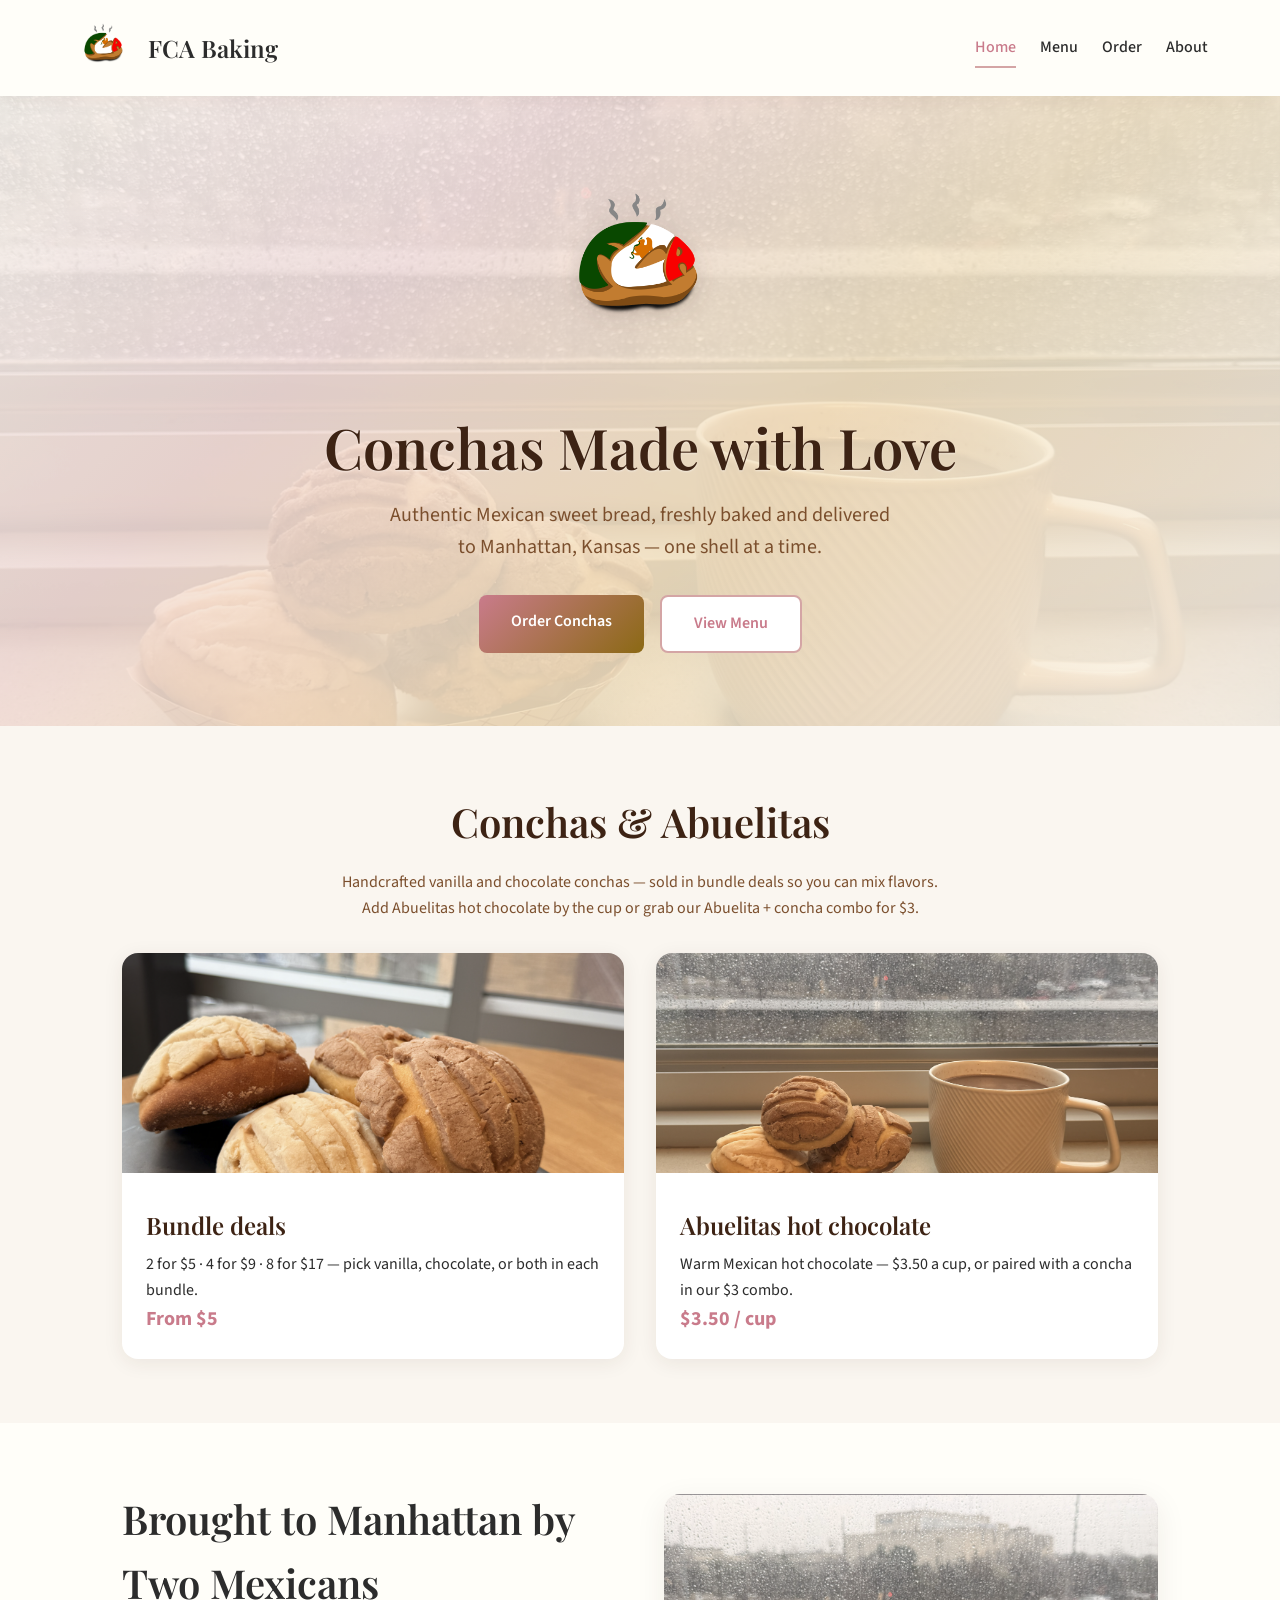
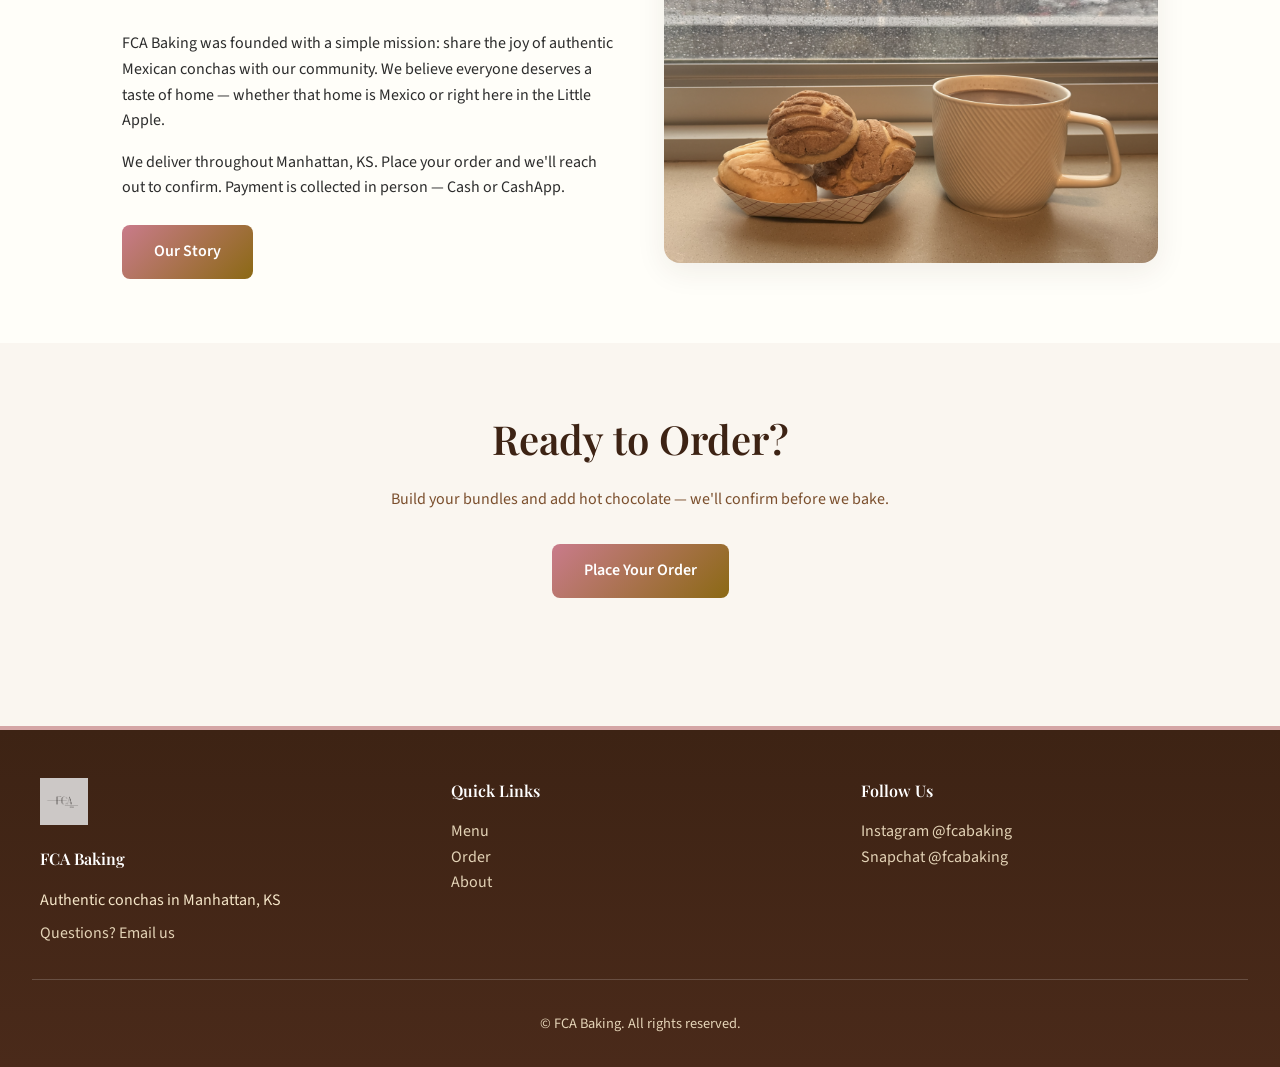
<file: index.html>
<!DOCTYPE html>
<html lang="en">
<head>
  <meta charset="UTF-8">
  <meta name="viewport" content="width=device-width, initial-scale=1.0">
  <meta name="description" content="FCA Baking — conchas, bundle deals, and Abuelitas hot chocolate in Manhattan, KS.">
  <title>FCA Baking | Authentic Conchas in Manhattan, KS</title>
  <link rel="icon" href="images/FCA baking logo.png" type="image/png">
  <link rel="preconnect" href="https://fonts.googleapis.com">
  <link rel="preconnect" href="https://fonts.gstatic.com" crossorigin>
  <link href="https://fonts.googleapis.com/css2?family=Playfair+Display:wght@500;600;700&family=Source+Sans+3:wght@400;500;600;700&display=swap" rel="stylesheet">
  <link rel="stylesheet" href="css/style.css">
</head>
<body>
  <header class="site-header">
    <nav class="nav-container">
      <a href="index.html" class="logo-link">
        <img src="images/FCA baking logo.png" alt="FCA Baking Logo">
        <span class="logo-text">FCA Baking</span>
      </a>
      <ul class="nav-links">
        <li><a href="index.html" class="active">Home</a></li>
        <li><a href="menu.html">Menu</a></li>
        <li><a href="order.html">Order</a></li>
        <li><a href="about.html">About</a></li>
      </ul>
    </nav>
  </header>

  <main>
    <section class="hero">
      <div class="hero-content">
        <img src="images/FCA baking logo.png" alt="FCA Baking Logo" class="hero-logo">
        <h1>Conchas Made with Love</h1>
        <p class="tagline">Authentic Mexican sweet bread, freshly baked and delivered to Manhattan, Kansas — one shell at a time.</p>
        <div class="hero-buttons">
          <a href="order.html" class="btn btn-primary">Order Conchas</a>
          <a href="menu.html" class="btn btn-secondary">View Menu</a>
        </div>
      </div>
    </section>

    <section class="section">
      <div class="container">
        <h2 style="text-align: center; color: var(--color-chocolate);">Conchas &amp; Abuelitas</h2>
        <p style="text-align: center; max-width: 600px; margin: 0 auto 2rem; color: var(--color-cinnamon);">
          Handcrafted vanilla and chocolate conchas — sold in bundle deals so you can mix flavors. Add Abuelitas hot chocolate by the cup or grab our Abuelita + concha combo for $3.
        </p>
        <div class="concha-grid">
          <div class="concha-card">
            <img src="images/Close up Conchas.png" alt="Vanilla and chocolate conchas">
            <div class="concha-card-content">
              <h3>Bundle deals</h3>
              <p>2 for $5 · 4 for $9 · 8 for $17 — pick vanilla, chocolate, or both in each bundle.</p>
              <span class="price">From $5</span>
            </div>
          </div>
          <div class="concha-card">
            <img src="images/Overview Conchas.png" alt="Conchas with coffee">
            <div class="concha-card-content">
              <h3>Abuelitas hot chocolate</h3>
              <p>Warm Mexican hot chocolate — $3.50 a cup, or paired with a concha in our $3 combo.</p>
              <span class="price">$3.50 / cup</span>
            </div>
          </div>
        </div>
      </div>
    </section>

    <section class="section section-alt">
      <div class="container">
        <div class="about-grid">
          <div>
            <h2>Brought to Manhattan by Two Mexicans</h2>
            <p>FCA Baking was founded with a simple mission: share the joy of authentic Mexican conchas with our community. We believe everyone deserves a taste of home — whether that home is Mexico or right here in the Little Apple.</p>
            <p style="margin-top: 1rem;">We deliver throughout Manhattan, KS. Place your order and we'll reach out to confirm. Payment is collected in person — Cash or CashApp.</p>
            <a href="about.html" class="btn btn-primary" style="margin-top: 1.5rem;">Our Story</a>
          </div>
          <div class="about-image">
            <img src="images/Overview Conchas.png" alt="Fresh conchas and coffee">
          </div>
        </div>
      </div>
    </section>

    <section class="section">
      <div class="container" style="text-align: center;">
        <h2 style="color: var(--color-chocolate);">Ready to Order?</h2>
        <p style="margin: 1rem 0 2rem; color: var(--color-cinnamon);">Build your bundles and add hot chocolate — we'll confirm before we bake.</p>
        <a href="order.html" class="btn btn-primary">Place Your Order</a>
      </div>
    </section>
  </main>

  <footer class="site-footer">
    <div class="footer-content">
      <div>
        <img src="images/Logo.png" alt="FCA Baking" class="footer-logo footer-logo-secondary">
        <h4>FCA Baking</h4>
        <p>Authentic conchas in Manhattan, KS</p>
        <p style="margin-top: 0.5rem;"><a href="mailto:fcabaking@gmail.com">Questions? Email us</a></p>
      </div>
      <div>
        <h4>Quick Links</h4>
        <a href="menu.html">Menu</a><br>
        <a href="order.html">Order</a><br>
        <a href="about.html">About</a>
      </div>
      <div>
        <h4>Follow Us</h4>
        <a href="https://instagram.com/fcabaking" target="_blank" rel="noopener">Instagram @fcabaking</a><br>
        <a href="https://snapchat.com/add/fcabaking" target="_blank" rel="noopener">Snapchat @fcabaking</a>
      </div>
    </div>
    <div class="footer-bottom">
      <p>&copy; FCA Baking. All rights reserved.</p>
    </div>
  </footer>
</body>
</html>
</file>
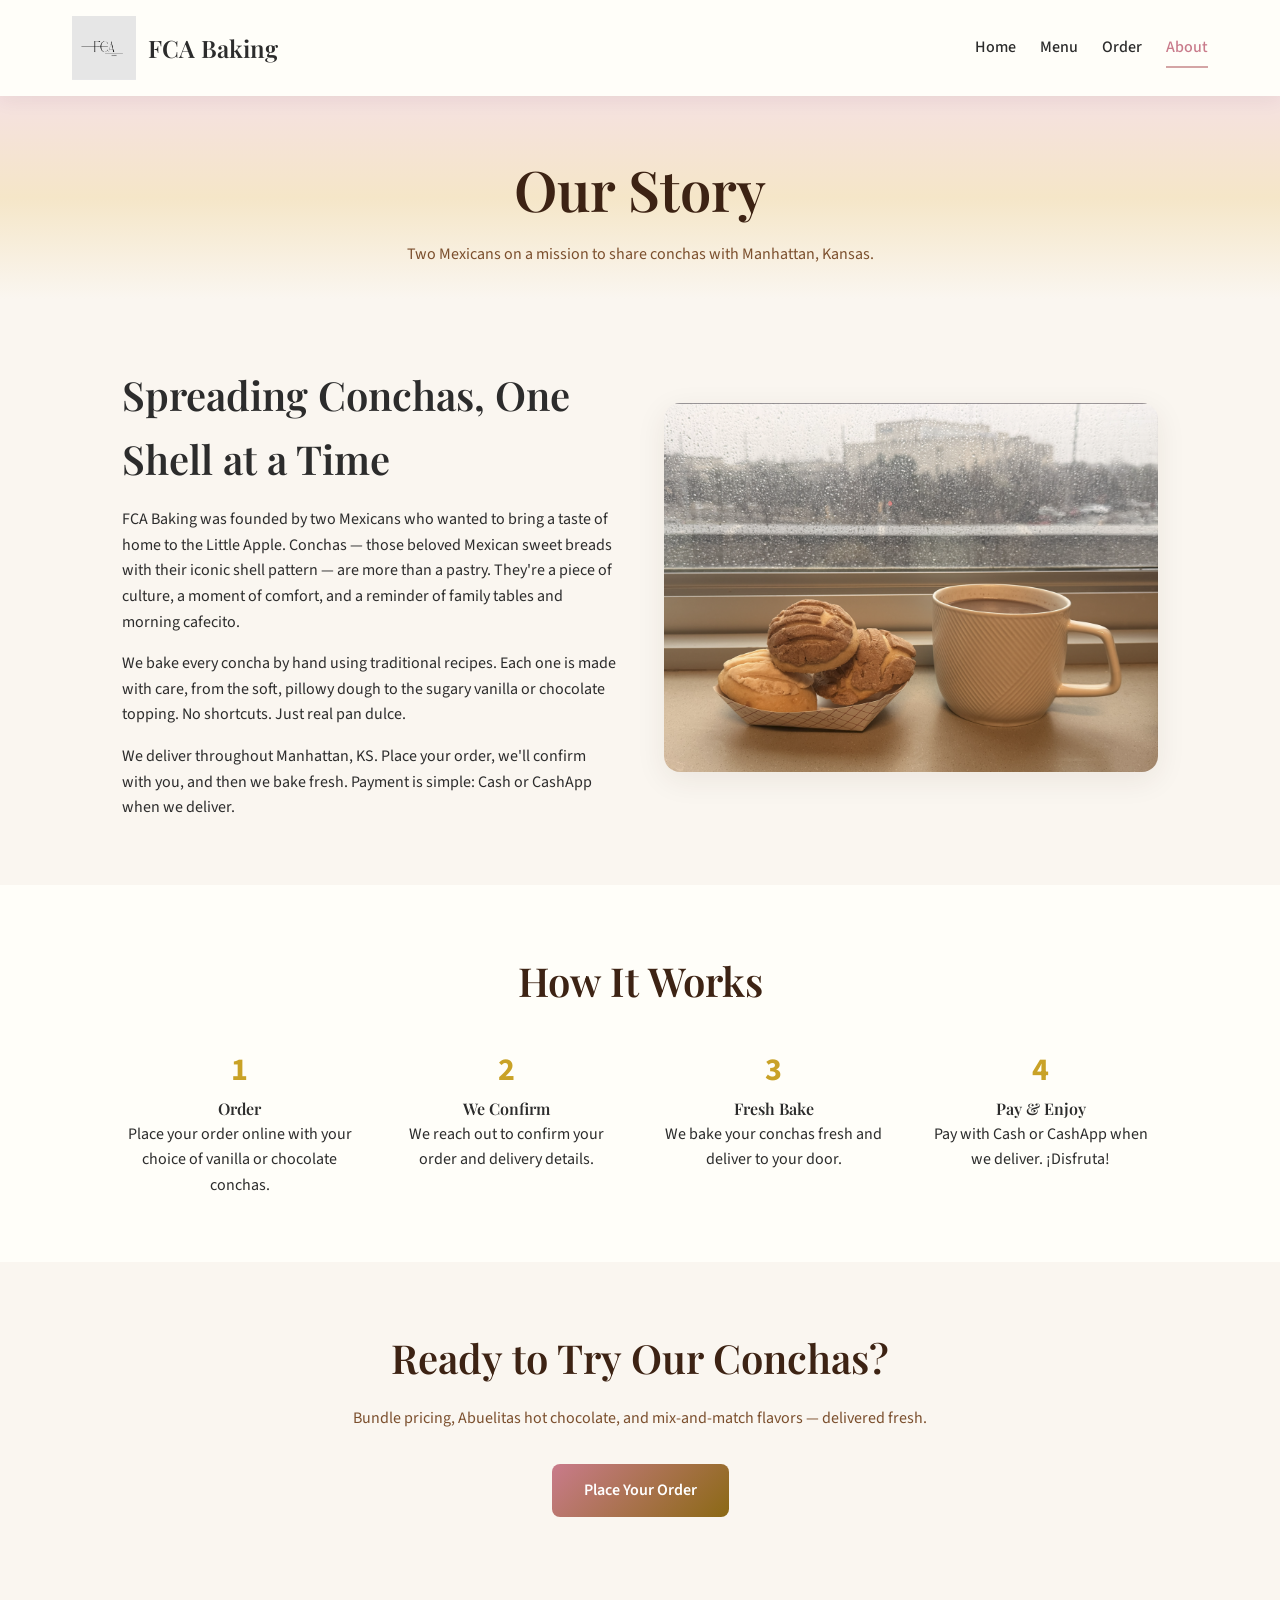
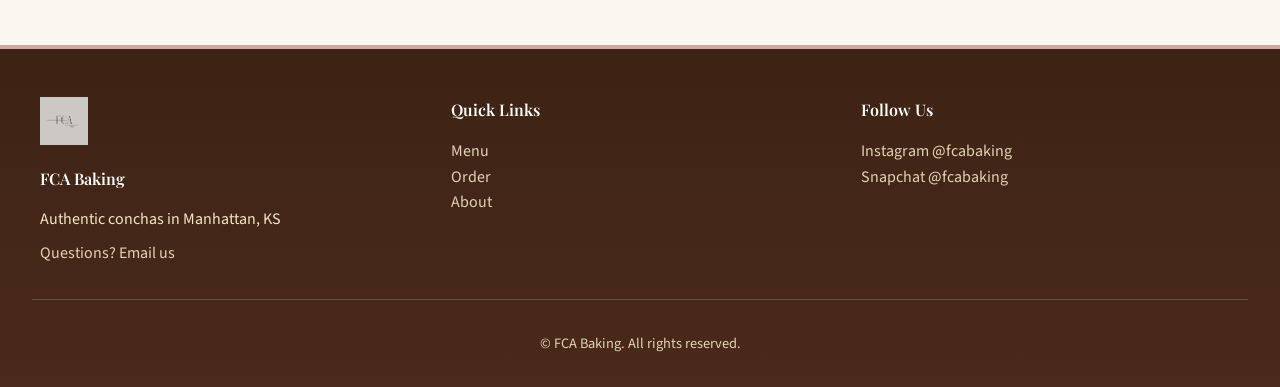
<file: about.html>
<!DOCTYPE html>
<html lang="en">
<head>
  <meta charset="UTF-8">
  <meta name="viewport" content="width=device-width, initial-scale=1.0">
  <meta name="description" content="About FCA Baking - Two Mexicans bringing authentic conchas to Manhattan, Kansas. Our story and mission.">
  <title>About Us | FCA Baking</title>
  <link rel="icon" href="images/FCA baking logo.png" type="image/png">
  <link rel="preconnect" href="https://fonts.googleapis.com">
  <link rel="preconnect" href="https://fonts.gstatic.com" crossorigin>
  <link href="https://fonts.googleapis.com/css2?family=Playfair+Display:wght@500;600;700&family=Source+Sans+3:wght@400;500;600;700&display=swap" rel="stylesheet">
  <link rel="stylesheet" href="css/style.css">
</head>
<body>
  <header class="site-header">
    <nav class="nav-container">
      <a href="index.html" class="logo-link">
        <img src="images/Logo.png" alt="FCA Baking Logo">
        <span class="logo-text">FCA Baking</span>
      </a>
      <ul class="nav-links">
        <li><a href="index.html">Home</a></li>
        <li><a href="menu.html">Menu</a></li>
        <li><a href="order.html">Order</a></li>
        <li><a href="about.html" class="active">About</a></li>
      </ul>
    </nav>
  </header>

  <main>
    <div class="page-header">
      <h1>Our Story</h1>
      <p>Two Mexicans on a mission to share conchas with Manhattan, Kansas.</p>
    </div>

    <section class="section">
      <div class="container">
        <div class="about-grid">
          <div>
            <h2>Spreading Conchas, One Shell at a Time</h2>
            <p>FCA Baking was founded by two Mexicans who wanted to bring a taste of home to the Little Apple. Conchas — those beloved Mexican sweet breads with their iconic shell pattern — are more than a pastry. They're a piece of culture, a moment of comfort, and a reminder of family tables and morning cafecito.</p>
            <p style="margin-top: 1rem;">We bake every concha by hand using traditional recipes. Each one is made with care, from the soft, pillowy dough to the sugary vanilla or chocolate topping. No shortcuts. Just real pan dulce.</p>
            <p style="margin-top: 1rem;">We deliver throughout Manhattan, KS. Place your order, we'll confirm with you, and then we bake fresh. Payment is simple: Cash or CashApp when we deliver.</p>
          </div>
          <div class="about-image">
            <img src="images/Overview Conchas.png" alt="Fresh conchas and coffee - FCA Baking">
          </div>
        </div>
      </div>
    </section>

    <section class="section section-alt">
      <div class="container">
        <h2 style="text-align: center; color: var(--color-chocolate);">How It Works</h2>
        <div style="display: grid; grid-template-columns: repeat(auto-fit, minmax(200px, 1fr)); gap: 2rem; margin-top: 2rem; text-align: center;">
          <div>
            <p style="font-size: 2rem; font-weight: 700; color: var(--color-golden);">1</p>
            <h4>Order</h4>
            <p>Place your order online with your choice of vanilla or chocolate conchas.</p>
          </div>
          <div>
            <p style="font-size: 2rem; font-weight: 700; color: var(--color-golden);">2</p>
            <h4>We Confirm</h4>
            <p>We reach out to confirm your order and delivery details.</p>
          </div>
          <div>
            <p style="font-size: 2rem; font-weight: 700; color: var(--color-golden);">3</p>
            <h4>Fresh Bake</h4>
            <p>We bake your conchas fresh and deliver to your door.</p>
          </div>
          <div>
            <p style="font-size: 2rem; font-weight: 700; color: var(--color-golden);">4</p>
            <h4>Pay & Enjoy</h4>
            <p>Pay with Cash or CashApp when we deliver. ¡Disfruta!</p>
          </div>
        </div>
      </div>
    </section>

    <section class="section">
      <div class="container" style="text-align: center;">
        <h2 style="color: var(--color-chocolate);">Ready to Try Our Conchas?</h2>
        <p style="margin: 1rem 0 2rem; color: var(--color-cinnamon);">Bundle pricing, Abuelitas hot chocolate, and mix-and-match flavors — delivered fresh.</p>
        <a href="order.html" class="btn btn-primary">Place Your Order</a>
      </div>
    </section>
  </main>

  <footer class="site-footer">
    <div class="footer-content">
      <div>
        <img src="images/Logo.png" alt="FCA Baking" class="footer-logo footer-logo-secondary">
        <h4>FCA Baking</h4>
        <p>Authentic conchas in Manhattan, KS</p>
        <p style="margin-top: 0.5rem;"><a href="mailto:fcabaking@gmail.com">Questions? Email us</a></p>
      </div>
      <div>
        <h4>Quick Links</h4>
        <a href="menu.html">Menu</a><br>
        <a href="order.html">Order</a><br>
        <a href="about.html">About</a>
      </div>
      <div>
        <h4>Follow Us</h4>
        <a href="https://instagram.com/fcabaking" target="_blank" rel="noopener">Instagram @fcabaking</a><br>
        <a href="https://snapchat.com/add/fcabaking" target="_blank" rel="noopener">Snapchat @fcabaking</a>
      </div>
    </div>
    <div class="footer-bottom">
      <p>&copy; FCA Baking. All rights reserved.</p>
    </div>
  </footer>
</body>
</html>
</file>
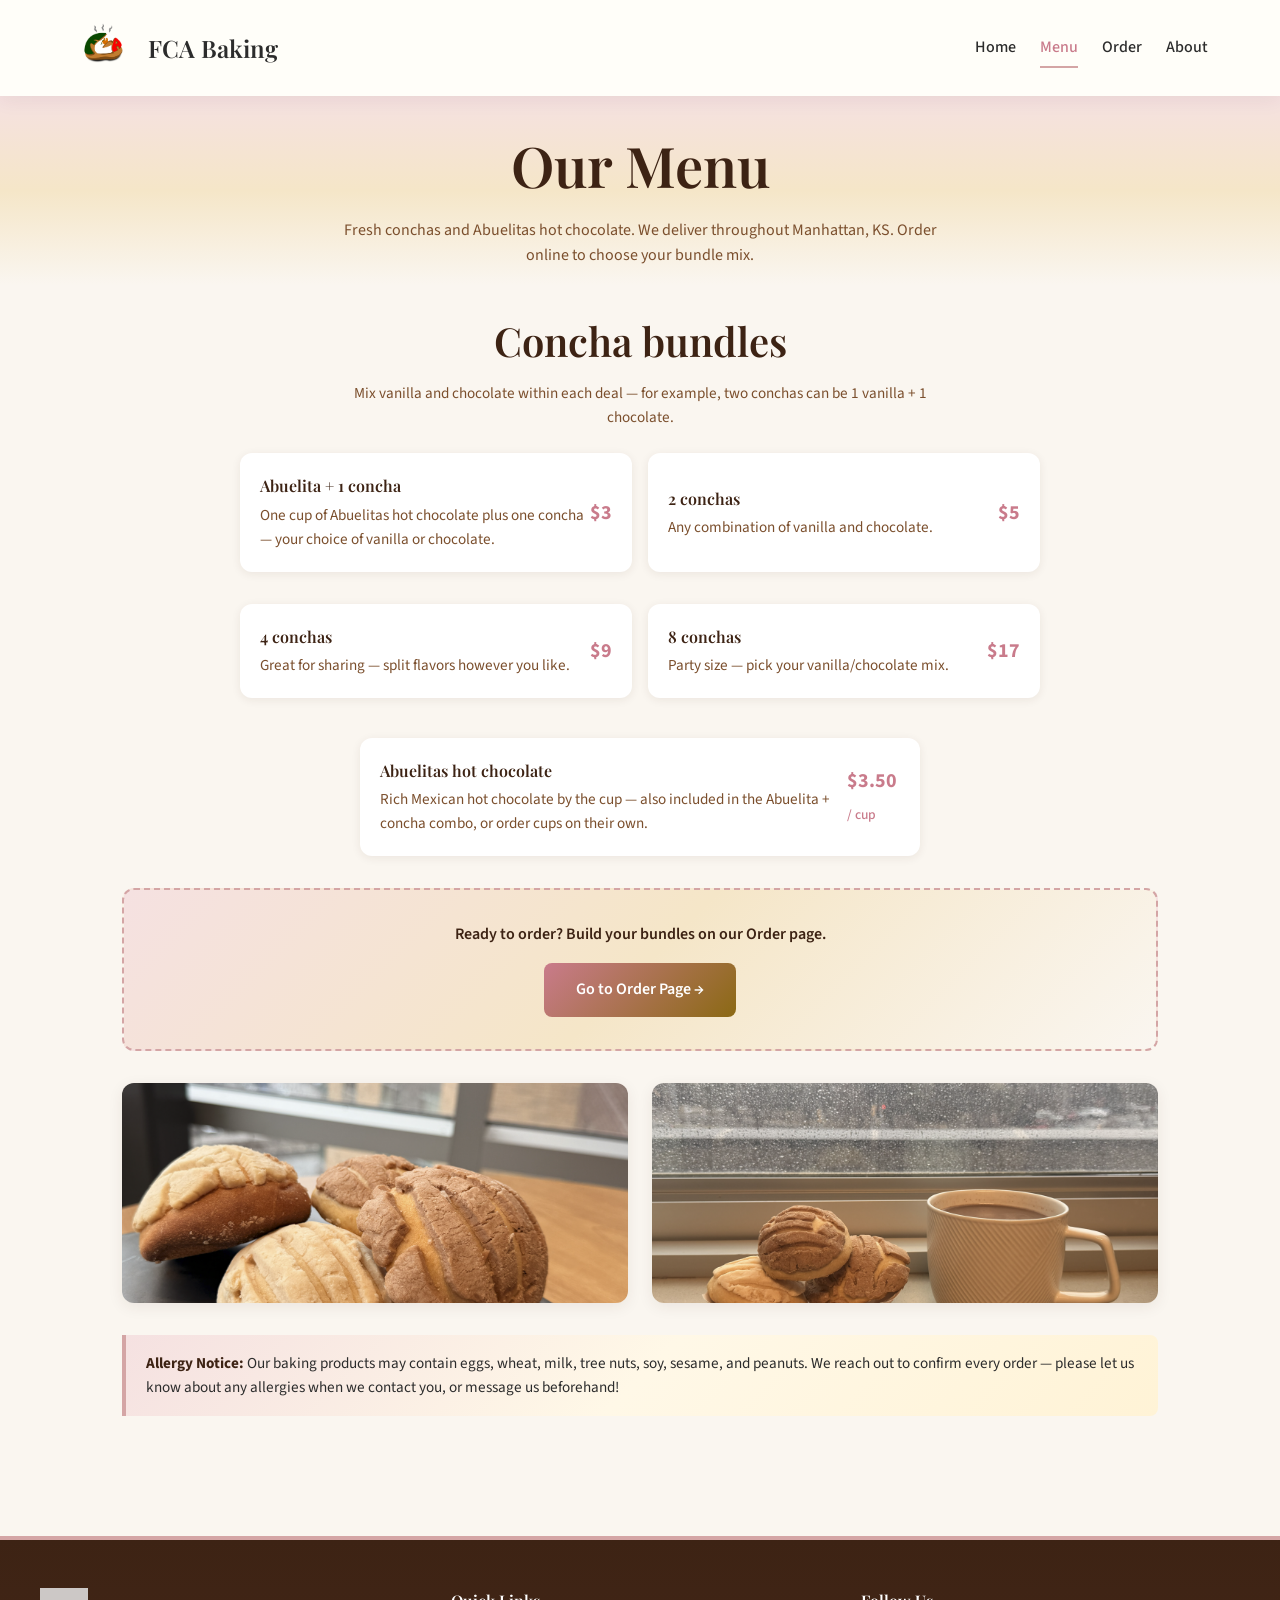
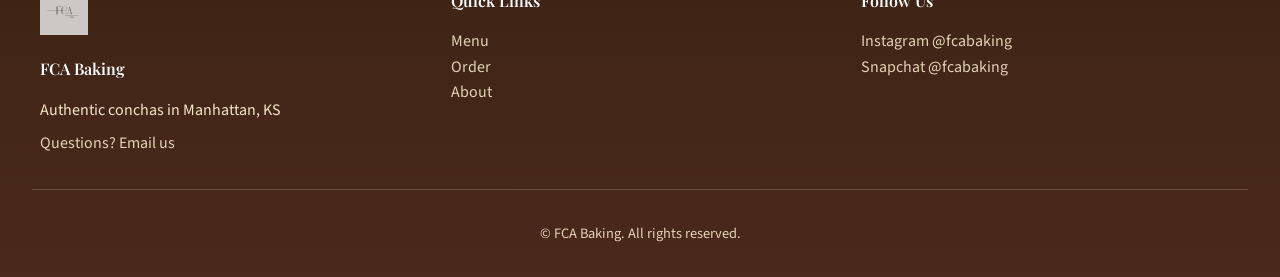
<file: menu.html>
<!DOCTYPE html>
<html lang="en">
<head>
  <meta charset="UTF-8">
  <meta name="viewport" content="width=device-width, initial-scale=1.0">
  <meta name="description" content="FCA Baking menu — concha bundles, Abuelitas hot chocolate, Manhattan KS.">
  <title>Menu | FCA Baking</title>
  <link rel="icon" href="images/FCA baking logo.png" type="image/png">
  <link rel="preconnect" href="https://fonts.googleapis.com">
  <link rel="preconnect" href="https://fonts.gstatic.com" crossorigin>
  <link href="https://fonts.googleapis.com/css2?family=Playfair+Display:wght@500;600;700&family=Source+Sans+3:wght@400;500;600;700&display=swap" rel="stylesheet">
  <link rel="stylesheet" href="css/style.css">
</head>
<body>
  <header class="site-header">
    <nav class="nav-container">
      <a href="index.html" class="logo-link">
        <img src="images/FCA baking logo.png" alt="FCA Baking Logo">
        <span class="logo-text">FCA Baking</span>
      </a>
      <ul class="nav-links">
        <li><a href="index.html">Home</a></li>
        <li><a href="menu.html" class="active">Menu</a></li>
        <li><a href="order.html">Order</a></li>
        <li><a href="about.html">About</a></li>
      </ul>
    </nav>
  </header>

  <main>
    <div class="page-header page-header-tight">
      <h1>Our Menu</h1>
      <p>Fresh conchas and Abuelitas hot chocolate. We deliver throughout Manhattan, KS. Order online to choose your bundle mix.</p>
    </div>

    <section class="section section-tight">
      <div class="container">
        <h2 style="text-align: center; color: var(--color-chocolate); margin-bottom: 0.5rem;">Concha bundles</h2>
        <p style="text-align: center; max-width: 640px; margin: 0 auto 1.5rem; color: var(--color-cinnamon); font-size: 0.95rem;">Mix vanilla and chocolate within each deal — for example, two conchas can be 1 vanilla + 1 chocolate.</p>

        <div class="menu-grid-two">
          <div class="menu-item">
            <div class="menu-item-info">
              <h4>Abuelita + 1 concha</h4>
              <p>One cup of Abuelitas hot chocolate plus one concha — your choice of vanilla or chocolate.</p>
            </div>
            <span class="price">$3</span>
          </div>
          <div class="menu-item">
            <div class="menu-item-info">
              <h4>2 conchas</h4>
              <p>Any combination of vanilla and chocolate.</p>
            </div>
            <span class="price">$5</span>
          </div>
          <div class="menu-item">
            <div class="menu-item-info">
              <h4>4 conchas</h4>
              <p>Great for sharing — split flavors however you like.</p>
            </div>
            <span class="price">$9</span>
          </div>
          <div class="menu-item">
            <div class="menu-item-info">
              <h4>8 conchas</h4>
              <p>Party size — pick your vanilla/chocolate mix.</p>
            </div>
            <span class="price">$17</span>
          </div>
        </div>

        <div class="menu-item" style="max-width: 560px; margin: 1.5rem auto 0;">
          <div class="menu-item-info">
            <h4>Abuelitas hot chocolate</h4>
            <p>Rich Mexican hot chocolate by the cup — also included in the Abuelita + concha combo, or order cups on their own.</p>
          </div>
          <span class="price">$3.50<span style="font-size: 0.85rem; font-weight: 500;"> / cup</span></span>
        </div>

        <div class="menu-order-cta">
          <p>Ready to order? Build your bundles on our Order page.</p>
          <a href="order.html" class="btn btn-primary">Go to Order Page →</a>
        </div>

        <div class="menu-gallery">
          <img src="images/Close up Conchas.png" alt="Vanilla and chocolate conchas">
          <img src="images/Overview Conchas.png" alt="Conchas with coffee">
        </div>

        <div class="allergy-warning" style="margin-top: 2rem;">
          <strong>Allergy Notice:</strong> Our baking products may contain eggs, wheat, milk, tree nuts, soy, sesame, and peanuts. 
          We reach out to confirm every order — please let us know about any allergies when we contact you, or message us beforehand!
        </div>
      </div>
    </section>
  </main>

  <footer class="site-footer">
    <div class="footer-content">
      <div>
        <img src="images/Logo.png" alt="FCA Baking" class="footer-logo footer-logo-secondary">
        <h4>FCA Baking</h4>
        <p>Authentic conchas in Manhattan, KS</p>
        <p style="margin-top: 0.5rem;"><a href="mailto:fcabaking@gmail.com">Questions? Email us</a></p>
      </div>
      <div>
        <h4>Quick Links</h4>
        <a href="menu.html">Menu</a><br>
        <a href="order.html">Order</a><br>
        <a href="about.html">About</a>
      </div>
      <div>
        <h4>Follow Us</h4>
        <a href="https://instagram.com/fcabaking" target="_blank" rel="noopener">Instagram @fcabaking</a><br>
        <a href="https://snapchat.com/add/fcabaking" target="_blank" rel="noopener">Snapchat @fcabaking</a>
      </div>
    </div>
    <div class="footer-bottom">
      <p>&copy; FCA Baking. All rights reserved.</p>
    </div>
  </footer>
</body>
</html>
</file>
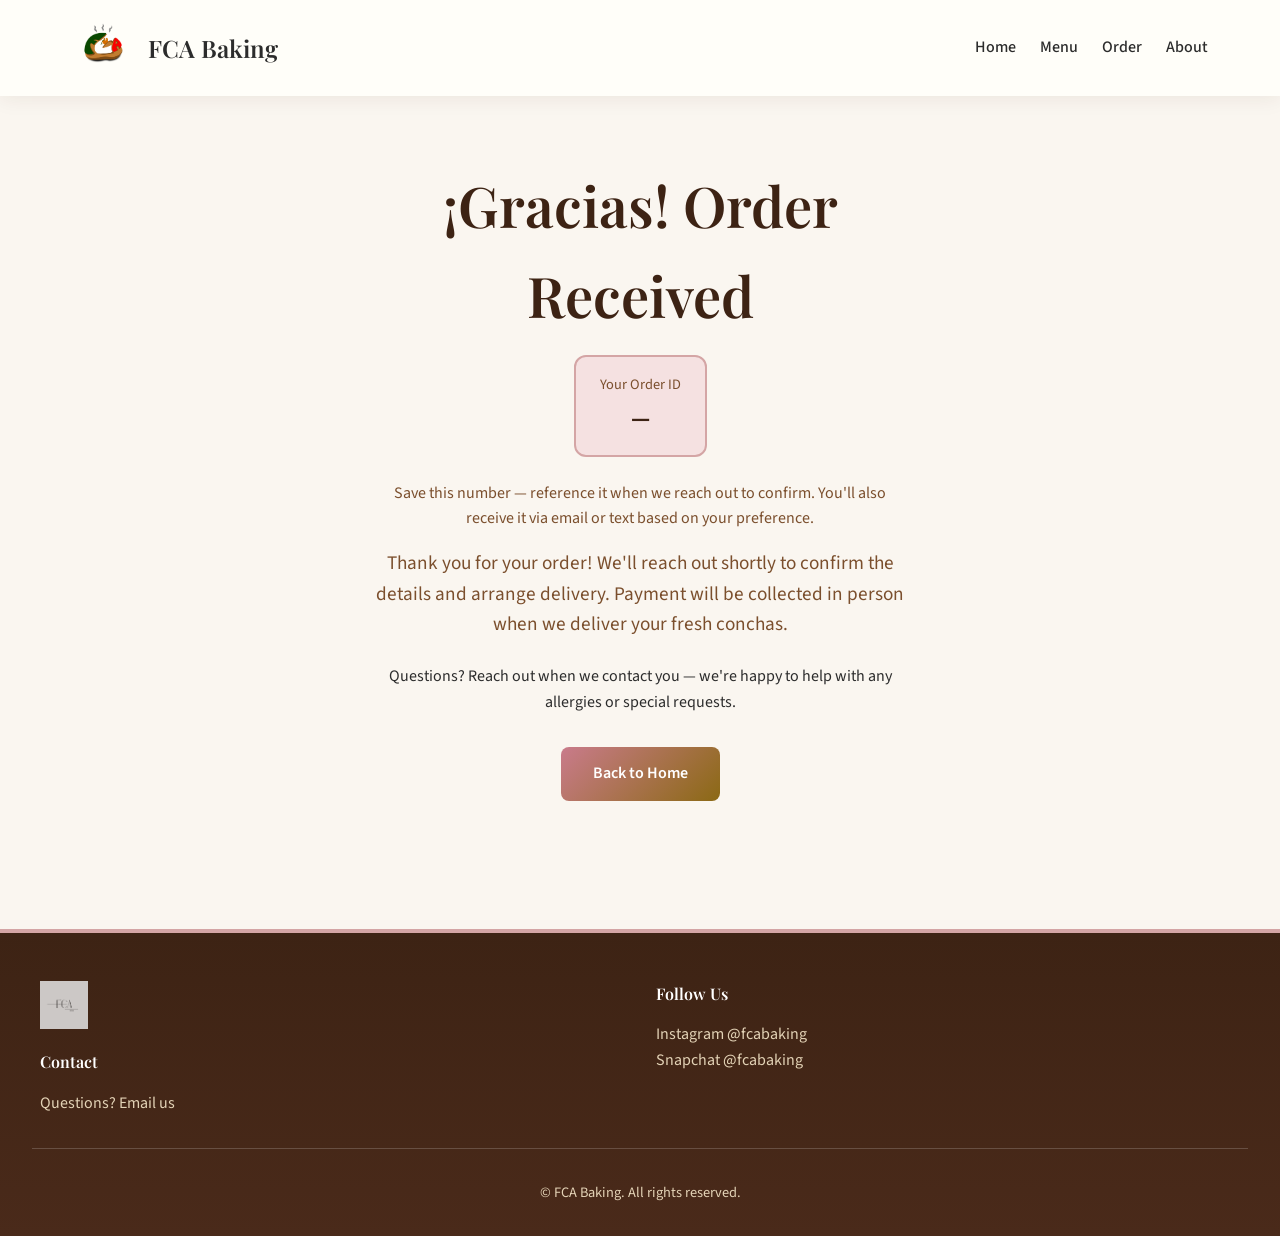
<file: order-thanks.html>
<!DOCTYPE html>
<html lang="en">
<head>
  <meta charset="UTF-8">
  <meta name="viewport" content="width=device-width, initial-scale=1.0">
  <title>Order Received | FCA Baking</title>
  <link rel="icon" href="images/FCA baking logo.png" type="image/png">
  <link rel="preconnect" href="https://fonts.googleapis.com">
  <link rel="preconnect" href="https://fonts.gstatic.com" crossorigin>
  <link href="https://fonts.googleapis.com/css2?family=Playfair+Display:wght@500;600;700&family=Source+Sans+3:wght@400;500;600;700&display=swap" rel="stylesheet">
  <link rel="stylesheet" href="css/style.css">
</head>
<body>
  <header class="site-header">
    <nav class="nav-container">
      <a href="index.html" class="logo-link">
        <img src="images/FCA baking logo.png" alt="FCA Baking Logo">
        <span class="logo-text">FCA Baking</span>
      </a>
      <ul class="nav-links">
        <li><a href="index.html">Home</a></li>
        <li><a href="menu.html">Menu</a></li>
        <li><a href="order.html">Order</a></li>
        <li><a href="about.html">About</a></li>
      </ul>
    </nav>
  </header>

  <main>
    <section class="section">
      <div class="container" style="text-align: center; max-width: 600px;">
        <h1 style="color: var(--color-chocolate); margin-bottom: 1rem;">¡Gracias! Order Received</h1>
        <div id="order-id-display" style="margin-bottom: 1.5rem; padding: 1rem 1.5rem; background: var(--color-pink-light); border-radius: 12px; border: 2px solid var(--color-pink); display: inline-block;">
          <p style="font-size: 0.9rem; color: var(--color-cinnamon); margin-bottom: 0.25rem;">Your Order ID</p>
          <p id="order-id-value" style="font-size: 1.5rem; font-weight: 700; color: var(--color-chocolate);">—</p>
        </div>
        <p style="font-size: 1rem; color: var(--color-cinnamon); margin-bottom: 1rem;">
          Save this number — reference it when we reach out to confirm. You'll also receive it via email or text based on your preference.
        </p>
        <p style="font-size: 1.2rem; color: var(--color-cinnamon); margin-bottom: 1.5rem;">
          Thank you for your order! We'll reach out shortly to confirm the details and arrange delivery. 
          Payment will be collected in person when we deliver your fresh conchas.
        </p>
        <p style="margin-bottom: 2rem;">
          Questions? Reach out when we contact you — we're happy to help with any allergies or special requests.
        </p>
        <a href="index.html" class="btn btn-primary">Back to Home</a>
      </div>
    </section>
  </main>

  <footer class="site-footer">
    <div class="footer-content">
      <div>
        <img src="images/Logo.png" alt="FCA Baking" class="footer-logo footer-logo-secondary">
        <h4>Contact</h4>
        <a href="mailto:fcabaking@gmail.com">Questions? Email us</a>
      </div>
      <div>
        <h4>Follow Us</h4>
        <a href="https://instagram.com/fcabaking" target="_blank" rel="noopener">Instagram @fcabaking</a><br>
        <a href="https://snapchat.com/add/fcabaking" target="_blank" rel="noopener">Snapchat @fcabaking</a>
      </div>
    </div>
    <div class="footer-bottom">
      <p>&copy; FCA Baking. All rights reserved.</p>
    </div>
  </footer>
  <script>
    (function() {
      if (window.self !== window.top) window.top.location = window.location.href;
      const params = new URLSearchParams(window.location.search);
      const orderId = params.get('order_id');
      const el = document.getElementById('order-id-value');
      if (el && orderId) el.textContent = orderId;
    })();
  </script>
</body>
</html>
</file>
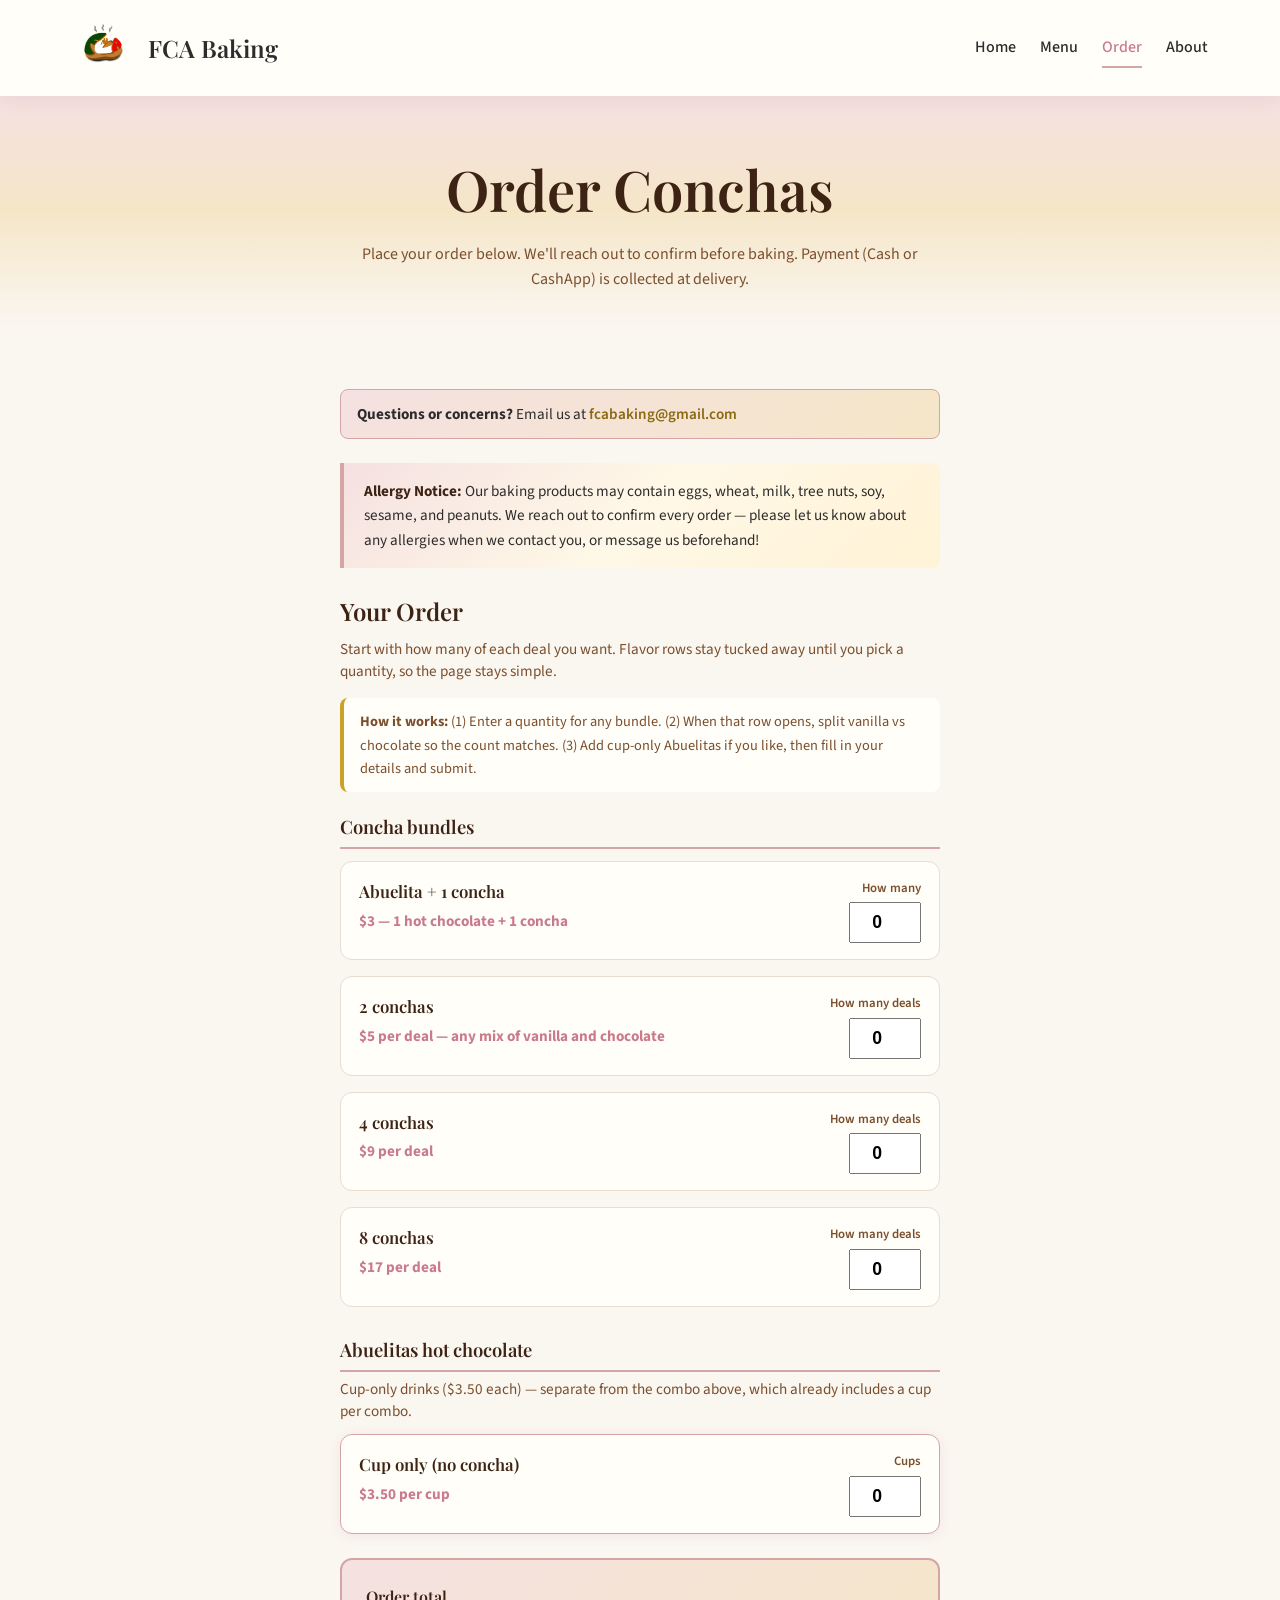
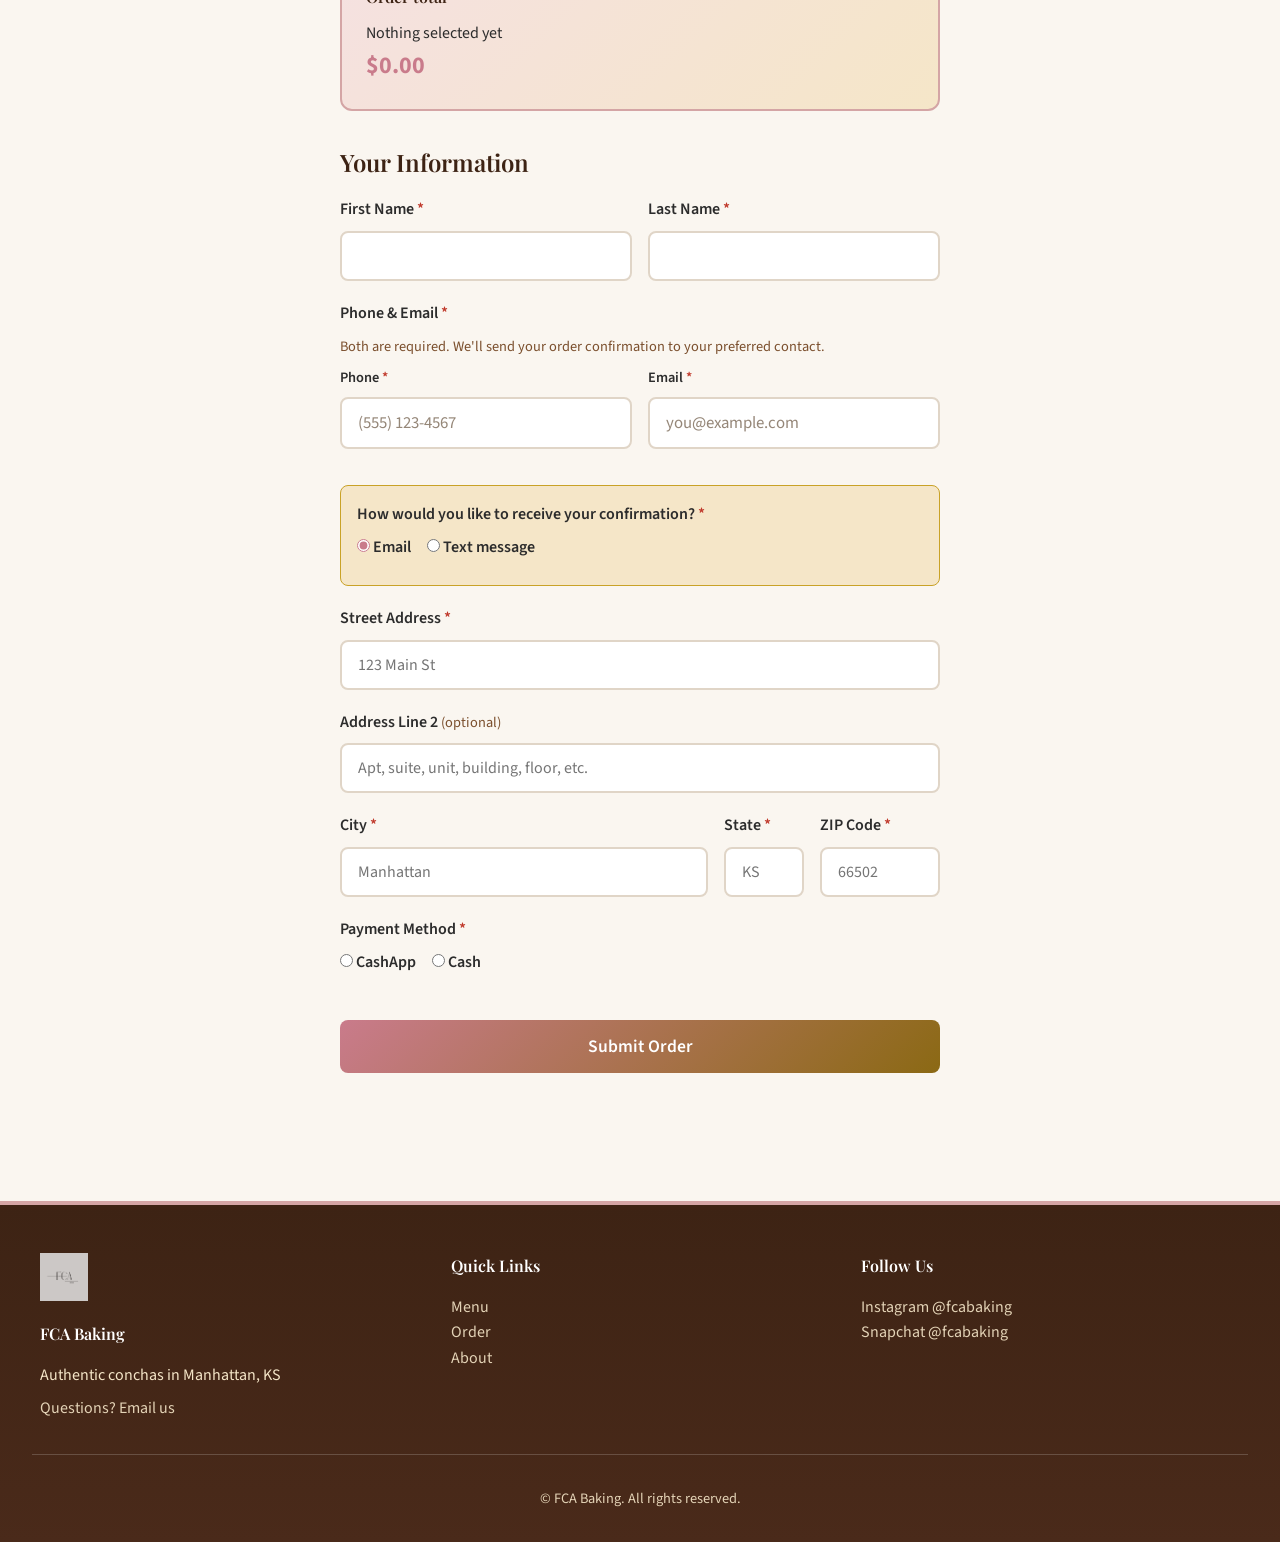
<file: order.html>
<!DOCTYPE html>
<html lang="en">
<head>
  <meta charset="UTF-8">
  <meta name="viewport" content="width=device-width, initial-scale=1.0">
  <meta name="description" content="Order conchas, promo bundles, and Abuelitas hot chocolate from FCA Baking — Manhattan, KS.">
  <title>Order Conchas | FCA Baking</title>
  <link rel="icon" href="images/FCA baking logo.png" type="image/png">
  <link rel="preconnect" href="https://fonts.googleapis.com">
  <link rel="preconnect" href="https://fonts.gstatic.com" crossorigin>
  <link href="https://fonts.googleapis.com/css2?family=Playfair+Display:wght@500;600;700&family=Source+Sans+3:wght@400;500;600;700&display=swap" rel="stylesheet">
  <link rel="stylesheet" href="css/style.css">
</head>
<body>
  <header class="site-header">
    <nav class="nav-container">
      <a href="index.html" class="logo-link">
        <img src="images/FCA baking logo.png" alt="FCA Baking Logo">
        <span class="logo-text">FCA Baking</span>
      </a>
      <ul class="nav-links">
        <li><a href="index.html">Home</a></li>
        <li><a href="menu.html">Menu</a></li>
        <li><a href="order.html" class="active">Order</a></li>
        <li><a href="about.html">About</a></li>
      </ul>
    </nav>
  </header>

  <main>
    <div class="page-header">
      <h1>Order Conchas</h1>
      <p>Place your order below. We'll reach out to confirm before baking. Payment (Cash or CashApp) is collected at delivery.</p>
    </div>

    <section class="section">
      <div class="container">
        <div class="order-form-section">
          <div class="contact-banner">
            <strong>Questions or concerns?</strong> Email us at <a href="mailto:fcabaking@gmail.com">fcabaking@gmail.com</a>
          </div>
          <div class="allergy-warning">
            <strong>Allergy Notice:</strong> Our baking products may contain eggs, wheat, milk, tree nuts, soy, sesame, and peanuts. 
            We reach out to confirm every order — please let us know about any allergies when we contact you, or message us beforehand!
          </div>

          <!-- Form POSTs directly to Google Apps Script — handles Sheet, emails, redirect. Works from file:// or any server. -->
          <form id="order-form" action="https://script.google.com/macros/s/AKfycbxNLEJbX_23Ws4gxy1rM_0OvId5Cla4NsFsZ4iYDZJMHB2gfg89wcEKzxDa7uo4FYfL/exec" method="POST">
            <input type="hidden" name="order_id" id="order-id" value="">
            <input type="hidden" name="primary_contact" id="primary-contact-hidden" value="">
            <input type="hidden" name="redirect_base" id="redirect-base" value="">
            <input type="text" name="_honey" class="honey" tabindex="-1" autocomplete="off">

            <h3 class="order-form-heading">Your Order</h3>
            <p class="order-form-lede">Start with how many of each deal you want. Flavor rows stay tucked away until you pick a quantity, so the page stays simple.</p>

            <p class="order-steps"><strong>How it works:</strong> (1) Enter a quantity for any bundle. (2) When that row opens, split vanilla vs chocolate so the count matches. (3) Add cup-only Abuelitas if you like, then fill in your details and submit.</p>

            <h4 class="order-section-title">Concha bundles</h4>

            <div class="order-bundle-card" id="bundle-card-ac">
              <div class="bundle-top">
                <div>
                  <h4>Abuelita + 1 concha</h4>
                  <p class="bundle-price-line">$3 — 1 hot chocolate + 1 concha</p>
                </div>
                <div class="bundle-qty-wrap">
                  <label for="combo-ac-qty">How many</label>
                  <input type="number" name="combo_ac_qty" id="combo-ac-qty" min="0" value="0" inputmode="numeric">
                </div>
              </div>
              <div class="bundle-split">
                <p class="split-prompt">Those combos include <strong id="split-needed-ac">0</strong> concha(s). Split vanilla + chocolate — they must add up to that number.</p>
                <div class="split-row">
                  <div class="form-group">
                    <label for="combo-ac-vanilla">Vanilla</label>
                    <input type="number" name="combo_ac_vanilla" id="combo-ac-vanilla" min="0" value="0" inputmode="numeric">
                  </div>
                  <div class="form-group">
                    <label for="combo-ac-chocolate">Chocolate</label>
                    <input type="number" name="combo_ac_chocolate" id="combo-ac-chocolate" min="0" value="0" inputmode="numeric">
                  </div>
                  <span class="split-meter idle" id="split-meter-ac" role="status">0 / 0</span>
                </div>
              </div>
            </div>

            <div class="order-bundle-card" id="bundle-card-p2">
              <div class="bundle-top">
                <div>
                  <h4>2 conchas</h4>
                  <p class="bundle-price-line">$5 per deal — any mix of vanilla and chocolate</p>
                </div>
                <div class="bundle-qty-wrap">
                  <label for="pack2-qty">How many deals</label>
                  <input type="number" name="pack2_qty" id="pack2-qty" min="0" value="0" inputmode="numeric">
                </div>
              </div>
              <div class="bundle-split">
                <p class="split-prompt">You need <strong id="split-needed-p2">0</strong> conchas total across these deals. Enter vanilla + chocolate (combined).</p>
                <div class="split-row">
                  <div class="form-group">
                    <label for="pack2-vanilla">Vanilla (total)</label>
                    <input type="number" name="pack2_vanilla" id="pack2-vanilla" min="0" value="0" inputmode="numeric">
                  </div>
                  <div class="form-group">
                    <label for="pack2-chocolate">Chocolate (total)</label>
                    <input type="number" name="pack2_chocolate" id="pack2-chocolate" min="0" value="0" inputmode="numeric">
                  </div>
                  <span class="split-meter idle" id="split-meter-p2" role="status">0 / 0</span>
                </div>
              </div>
            </div>

            <div class="order-bundle-card" id="bundle-card-p4">
              <div class="bundle-top">
                <div>
                  <h4>4 conchas</h4>
                  <p class="bundle-price-line">$9 per deal</p>
                </div>
                <div class="bundle-qty-wrap">
                  <label for="pack4-qty">How many deals</label>
                  <input type="number" name="pack4_qty" id="pack4-qty" min="0" value="0" inputmode="numeric">
                </div>
              </div>
              <div class="bundle-split">
                <p class="split-prompt">You need <strong id="split-needed-p4">0</strong> conchas total. Split vanilla + chocolate.</p>
                <div class="split-row">
                  <div class="form-group">
                    <label for="pack4-vanilla">Vanilla (total)</label>
                    <input type="number" name="pack4_vanilla" id="pack4-vanilla" min="0" value="0" inputmode="numeric">
                  </div>
                  <div class="form-group">
                    <label for="pack4-chocolate">Chocolate (total)</label>
                    <input type="number" name="pack4_chocolate" id="pack4-chocolate" min="0" value="0" inputmode="numeric">
                  </div>
                  <span class="split-meter idle" id="split-meter-p4" role="status">0 / 0</span>
                </div>
              </div>
            </div>

            <div class="order-bundle-card" id="bundle-card-p8">
              <div class="bundle-top">
                <div>
                  <h4>8 conchas</h4>
                  <p class="bundle-price-line">$17 per deal</p>
                </div>
                <div class="bundle-qty-wrap">
                  <label for="pack8-qty">How many deals</label>
                  <input type="number" name="pack8_qty" id="pack8-qty" min="0" value="0" inputmode="numeric">
                </div>
              </div>
              <div class="bundle-split">
                <p class="split-prompt">You need <strong id="split-needed-p8">0</strong> conchas total. Split vanilla + chocolate.</p>
                <div class="split-row">
                  <div class="form-group">
                    <label for="pack8-vanilla">Vanilla (total)</label>
                    <input type="number" name="pack8_vanilla" id="pack8-vanilla" min="0" value="0" inputmode="numeric">
                  </div>
                  <div class="form-group">
                    <label for="pack8-chocolate">Chocolate (total)</label>
                    <input type="number" name="pack8_chocolate" id="pack8-chocolate" min="0" value="0" inputmode="numeric">
                  </div>
                  <span class="split-meter idle" id="split-meter-p8" role="status">0 / 0</span>
                </div>
              </div>
            </div>

            <h4 class="order-section-title">Abuelitas hot chocolate</h4>
            <p class="order-form-lede" style="margin-top: -0.35rem; margin-bottom: 0.75rem;">Cup-only drinks ($3.50 each) — separate from the combo above, which already includes a cup per combo.</p>

            <div class="order-bundle-card order-drinks-card bundle-open" id="bundle-card-abuelita-only">
              <div class="bundle-top">
                <div>
                  <h4>Cup only (no concha)</h4>
                  <p class="bundle-price-line">$3.50 per cup</p>
                </div>
                <div class="bundle-qty-wrap">
                  <label for="abuelita-only-qty">Cups</label>
                  <input type="number" name="abuelita_only_qty" id="abuelita-only-qty" min="0" value="0" inputmode="numeric">
                </div>
              </div>
            </div>

            <p id="bundle-errors" class="order-split-error" role="alert"></p>

            <div class="order-summary">
              <h4>Order total</h4>
              <p id="order-summary">Nothing selected yet</p>
              <p class="total" id="order-total">$0.00</p>
              <input type="hidden" name="order_total" id="order-total-hidden" value="0">
              <input type="hidden" name="order_summary" id="order-summary-hidden" value="">
              <input type="hidden" name="vanilla_qty" id="vanilla-qty-total" value="0">
              <input type="hidden" name="chocolate_qty" id="chocolate-qty-total" value="0">
              <input type="hidden" name="abuelita_total_cups" id="abuelita-total-cups" value="0">
            </div>

            <h3 style="margin: 2rem 0 1rem; color: var(--color-chocolate);">Your Information</h3>
            <div class="form-row">
              <div class="form-group">
                <label for="first-name">First Name <span class="required">*</span></label>
                <input type="text" id="first-name" name="first_name" required>
              </div>
              <div class="form-group">
                <label for="last-name">Last Name <span class="required">*</span></label>
                <input type="text" id="last-name" name="last_name" required>
              </div>
            </div>

            <div class="form-group">
              <label>Phone & Email <span class="required">*</span></label>
              <p style="font-size: 0.9rem; color: var(--color-cinnamon); margin-bottom: 0.5rem;">Both are required. We'll send your order confirmation to your preferred contact.</p>
              <div class="form-row">
                <div class="form-group">
                  <label for="phone" class="form-sublabel">Phone <span class="required">*</span></label>
                  <input type="tel" id="phone" name="phone" required placeholder="(555) 123-4567">
                </div>
                <div class="form-group">
                  <label for="email" class="form-sublabel">Email <span class="required">*</span></label>
                  <input type="email" id="email" name="email" required placeholder="you@example.com">
                </div>
              </div>
              <div id="primary-contact-group" class="form-group" style="margin-top: 1rem; padding: 1rem; background: var(--color-vanilla); border-radius: 8px; border: 1px solid var(--color-golden);">
                <label>How would you like to receive your confirmation? <span class="required">*</span></label>
                <div class="radio-group" style="margin-top: 0.5rem;">
                  <label class="radio-option">
                    <input type="radio" id="primary-email" name="primary_contact_choice" value="email" checked>
                    Email
                  </label>
                  <label class="radio-option">
                    <input type="radio" id="primary-text" name="primary_contact_choice" value="text">
                    Text message
                  </label>
                </div>
              </div>
              <span id="contact-error" class="form-message error" style="display: none;">Please provide both phone and email.</span>
            </div>

            <div class="form-group">
              <label for="address-line1">Street Address <span class="required">*</span></label>
              <input type="text" id="address-line1" name="address_line1" required placeholder="123 Main St" autocomplete="address-line1">
            </div>
            <div class="form-group">
              <label for="address-line2">Address Line 2 <span class="form-optional">(optional)</span></label>
              <input type="text" id="address-line2" name="address_line2" placeholder="Apt, suite, unit, building, floor, etc." autocomplete="address-line2">
            </div>
            <div class="form-row form-row-3">
              <div class="form-group">
                <label for="address-city">City <span class="required">*</span></label>
                <input type="text" id="address-city" name="address_city" required placeholder="Manhattan" autocomplete="address-level2">
              </div>
              <div class="form-group">
                <label for="address-state">State <span class="required">*</span></label>
                <input type="text" id="address-state" name="address_state" required placeholder="KS" maxlength="2" pattern="[A-Za-z]{2}" title="2-letter state code" autocomplete="address-level1">
              </div>
              <div class="form-group">
                <label for="address-zip">ZIP Code <span class="required">*</span></label>
                <input type="text" id="address-zip" name="address_zip" required placeholder="66502" pattern="[0-9]{5}(-[0-9]{4})?" title="5 or 9-digit ZIP code" autocomplete="postal-code">
              </div>
            </div>
            <input type="hidden" name="address" id="address-combined" value="">

            <div class="form-group">
              <label>Payment Method <span class="required">*</span></label>
              <div class="radio-group">
                <label class="radio-option">
                  <input type="radio" name="payment" value="CashApp" required>
                  CashApp
                </label>
                <label class="radio-option">
                  <input type="radio" name="payment" value="Cash">
                  Cash
                </label>
              </div>
            </div>

            <button type="submit" class="btn btn-primary" style="width: 100%; margin-top: 1rem; font-size: 1.1rem;">
              Submit Order
            </button>
          </form>
        </div>
      </div>
    </section>
  </main>

  <footer class="site-footer">
    <div class="footer-content">
      <div>
        <img src="images/Logo.png" alt="FCA Baking" class="footer-logo footer-logo-secondary">
        <h4>FCA Baking</h4>
        <p>Authentic conchas in Manhattan, KS</p>
        <p style="margin-top: 0.5rem;"><a href="mailto:fcabaking@gmail.com">Questions? Email us</a></p>
      </div>
      <div>
        <h4>Quick Links</h4>
        <a href="menu.html">Menu</a><br>
        <a href="order.html">Order</a><br>
        <a href="about.html">About</a>
      </div>
      <div>
        <h4>Follow Us</h4>
        <a href="https://instagram.com/fcabaking" target="_blank" rel="noopener">Instagram @fcabaking</a><br>
        <a href="https://snapchat.com/add/fcabaking" target="_blank" rel="noopener">Snapchat @fcabaking</a>
      </div>
    </div>
    <div class="footer-bottom">
      <p>&copy; FCA Baking. All rights reserved.</p>
    </div>
  </footer>

  <script src="js/order.js"></script>
</body>
</html>
</file>
<file: css/style.css>
/* FCA Baking - Warm, inviting Mexican bakery aesthetic with pink accents */
:root {
  --color-cream: #faf6f0;
  --color-warm-white: #fffef9;
  --color-golden: #c9a227;
  --color-caramel: #8b6914;
  --color-chocolate: #3d2314;
  --color-vanilla: #f5e6c8;
  --color-cinnamon: #7b4f2d;
  --color-charcoal: #2c2c2c;
  --color-pink: #d4a5a5;
  --color-pink-light: #f5e1e1;
  --color-pink-accent: #c97b8b;
  --color-soft-shadow: rgba(61, 35, 20, 0.08);
  --font-display: 'Playfair Display', Georgia, serif;
  --font-body: 'Source Sans 3', 'Segoe UI', sans-serif;
}

* {
  box-sizing: border-box;
  margin: 0;
  padding: 0;
}

html {
  scroll-behavior: smooth;
}

body {
  font-family: var(--font-body);
  background: var(--color-cream);
  color: var(--color-charcoal);
  line-height: 1.6;
  overflow-x: hidden;
}

/* Typography */
h1, h2, h3, h4 {
  font-family: var(--font-display);
  font-weight: 600;
}

h1 { font-size: clamp(2rem, 5vw, 3.5rem); }
h2 { font-size: clamp(1.5rem, 4vw, 2.5rem); margin-bottom: 1rem; }
h3 { font-size: clamp(1.2rem, 3vw, 1.5rem); }

a {
  color: var(--color-caramel);
  text-decoration: none;
  transition: color 0.2s ease;
}

a:hover {
  color: var(--color-pink-accent);
}

/* Header & Navigation */
.site-header {
  position: sticky;
  top: 0;
  z-index: 100;
  background: var(--color-warm-white);
  box-shadow: 0 2px 20px var(--color-soft-shadow);
}

.nav-container {
  max-width: 1200px;
  margin: 0 auto;
  padding: 1rem 2rem;
  display: flex;
  align-items: center;
  justify-content: space-between;
  flex-wrap: wrap;
  gap: 1rem;
}

.logo-link {
  display: flex;
  align-items: center;
  gap: 0.75rem;
}

.logo-link img {
  height: 64px;
  width: auto;
}

.logo-text {
  font-family: var(--font-display);
  font-size: 1.5rem;
  font-weight: 600;
  color: var(--color-charcoal);
}

.nav-links {
  display: flex;
  gap: 1.5rem;
  list-style: none;
}

.nav-links a {
  font-weight: 500;
  color: var(--color-charcoal);
  padding: 0.5rem 0;
  border-bottom: 2px solid transparent;
  transition: border-color 0.2s, color 0.2s;
}

.nav-links a:hover,
.nav-links a.active {
  color: var(--color-pink-accent);
  border-bottom-color: var(--color-pink);
}

/* Main content area */
main {
  min-height: calc(100vh - 200px);
}

.container {
  max-width: 1100px;
  margin: 0 auto;
  padding: 0 2rem;
}

.section {
  padding: 4rem 0;
}

.section-alt {
  background: var(--color-warm-white);
}

/* Hero */
.hero {
  position: relative;
  min-height: 70vh;
  display: flex;
  align-items: center;
  justify-content: center;
  background: linear-gradient(135deg, var(--color-cream) 0%, var(--color-pink-light) 30%, var(--color-vanilla) 60%, var(--color-cream) 100%);
  overflow: hidden;
}

.hero::before {
  content: '';
  position: absolute;
  inset: 0;
  background: url('../images/Overview Conchas.png') center/cover no-repeat;
  opacity: 0.15;
  z-index: 0;
}

.hero-content {
  position: relative;
  z-index: 1;
  text-align: center;
  padding: 2rem;
}

.hero-logo {
  width: 200px;
  height: auto;
  margin-bottom: 1.5rem;
  filter: drop-shadow(0 4px 12px rgba(61, 35, 20, 0.15));
}

.hero h1 {
  color: var(--color-chocolate);
  margin-bottom: 0.5rem;
  text-shadow: 0 1px 2px rgba(255,255,255,0.5);
}

.hero .tagline {
  font-size: 1.25rem;
  color: var(--color-cinnamon);
  margin-bottom: 2rem;
  max-width: 500px;
  margin-left: auto;
  margin-right: auto;
}

.hero-buttons {
  display: flex;
  gap: 1rem;
  justify-content: center;
  flex-wrap: wrap;
}

/* Buttons */
.btn {
  display: inline-block;
  padding: 0.875rem 2rem;
  font-family: var(--font-body);
  font-weight: 600;
  font-size: 1rem;
  border: none;
  border-radius: 8px;
  cursor: pointer;
  transition: transform 0.2s, box-shadow 0.2s;
  text-align: center;
}

.btn:hover {
  transform: translateY(-2px);
  box-shadow: 0 4px 15px var(--color-soft-shadow);
}

.btn-primary {
  background: linear-gradient(135deg, var(--color-pink-accent) 0%, var(--color-caramel) 100%);
  color: white;
}

.btn-primary:hover {
  background: linear-gradient(135deg, var(--color-pink-accent) 0%, var(--color-chocolate) 100%);
}

.btn-secondary {
  background: white;
  color: var(--color-pink-accent);
  border: 2px solid var(--color-pink);
}

.btn-secondary:hover {
  background: var(--color-pink-light);
}

/* Concha showcase grid */
.concha-grid {
  display: grid;
  grid-template-columns: repeat(auto-fit, minmax(280px, 1fr));
  gap: 2rem;
  margin-top: 2rem;
}

.concha-card {
  background: white;
  border-radius: 16px;
  overflow: hidden;
  box-shadow: 0 4px 20px var(--color-soft-shadow);
  transition: transform 0.3s, box-shadow 0.3s;
}

.concha-card:hover {
  transform: translateY(-5px);
  box-shadow: 0 12px 40px rgba(61, 35, 20, 0.12);
}

.concha-card img {
  width: 100%;
  height: 220px;
  object-fit: cover;
}

.concha-card-content {
  padding: 1.5rem;
}

.concha-card h3 {
  color: var(--color-chocolate);
  margin-bottom: 0.5rem;
}

.concha-card .price {
  font-size: 1.25rem;
  font-weight: 700;
  color: var(--color-pink-accent);
}

/* Order form */
.order-form-section {
  max-width: 600px;
  margin: 0 auto;
}

.order-promo-block {
  background: var(--color-warm-white);
  border: 1px solid var(--color-pink);
  border-radius: 12px;
  padding: 1.25rem;
  margin-bottom: 1.25rem;
}

.order-promo-block h4 {
  color: var(--color-chocolate);
  margin-bottom: 0.35rem;
  font-size: 1.05rem;
}

.order-promo-block .promo-price {
  font-weight: 700;
  color: var(--color-pink-accent);
  margin-bottom: 0.75rem;
  font-size: 1rem;
}

.order-promo-block .promo-hint {
  font-size: 0.85rem;
  color: var(--color-cinnamon);
  margin-bottom: 0.75rem;
}

.order-split-error {
  font-size: 0.9rem;
  color: #c0392b;
  margin-top: 0.5rem;
  display: none;
}

.order-split-error.show {
  display: block;
}

/* Streamlined bundle order UI */
.order-form-heading {
  margin-bottom: 0.5rem;
  color: var(--color-chocolate);
}

.order-form-lede {
  font-size: 0.95rem;
  color: var(--color-cinnamon);
  margin-bottom: 1rem;
  line-height: 1.45;
}

.order-steps {
  font-size: 0.9rem;
  color: var(--color-cinnamon);
  margin-bottom: 1.25rem;
  padding: 0.75rem 1rem;
  background: var(--color-warm-white);
  border-radius: 8px;
  border-left: 4px solid var(--color-golden);
}

.order-section-title {
  font-family: var(--font-display);
  font-size: 1.15rem;
  color: var(--color-chocolate);
  margin: 1.75rem 0 0.75rem;
  padding-bottom: 0.35rem;
  border-bottom: 2px solid var(--color-pink);
}

.order-section-title:first-of-type {
  margin-top: 0;
}

.order-bundle-card {
  background: var(--color-warm-white);
  border: 1px solid #e8ddd0;
  border-radius: 12px;
  margin-bottom: 1rem;
  overflow: hidden;
  transition: border-color 0.2s, box-shadow 0.2s;
}

.order-bundle-card.bundle-open {
  border-color: var(--color-pink);
  box-shadow: 0 2px 12px rgba(201, 123, 139, 0.12);
}

.bundle-top {
  display: flex;
  flex-wrap: wrap;
  align-items: flex-start;
  justify-content: space-between;
  gap: 1rem;
  padding: 1rem 1.15rem;
}

.bundle-top h4 {
  margin: 0 0 0.25rem;
  font-size: 1.05rem;
  color: var(--color-chocolate);
}

.bundle-price-line {
  font-weight: 700;
  color: var(--color-pink-accent);
  font-size: 0.95rem;
  margin: 0;
}

.bundle-qty-wrap {
  display: flex;
  flex-direction: column;
  align-items: flex-end;
  gap: 0.25rem;
}

.bundle-qty-wrap label {
  font-size: 0.8rem;
  font-weight: 600;
  color: var(--color-cinnamon);
}

.bundle-qty-wrap input[type="number"] {
  width: 4.5rem;
  text-align: center;
  font-size: 1.1rem;
  font-weight: 600;
  padding: 0.5rem;
}

.bundle-split {
  display: none;
  padding: 0 1.15rem 1.15rem;
  border-top: 1px dashed var(--color-pink);
  background: rgba(245, 225, 225, 0.25);
}

.order-bundle-card.bundle-open .bundle-split {
  display: block;
}

.split-prompt {
  font-size: 0.88rem;
  color: var(--color-cinnamon);
  margin: 0.85rem 0 0.65rem;
}

.split-row {
  display: grid;
  grid-template-columns: 1fr 1fr;
  gap: 0.75rem;
  align-items: end;
}

@media (max-width: 480px) {
  .split-row {
    grid-template-columns: 1fr;
  }
}

.split-meter {
  grid-column: 1 / -1;
  font-size: 0.85rem;
  font-weight: 600;
  margin-top: 0.35rem;
  padding: 0.35rem 0.5rem;
  border-radius: 6px;
  text-align: center;
}

.split-meter.match {
  background: #d4edda;
  color: #155724;
}

.split-meter.mismatch {
  background: #f8d7da;
  color: #721c24;
}

.split-meter.idle {
  background: var(--color-vanilla);
  color: var(--color-cinnamon);
}

.order-drinks-card .bundle-split {
  display: block;
  border-top: none;
  background: transparent;
  padding-top: 0.5rem;
}

.order-drinks-card.bundle-open .bundle-top {
  border-bottom: none;
}

.form-group {
  margin-bottom: 1.25rem;
}

.form-group label {
  display: block;
  font-weight: 600;
  margin-bottom: 0.5rem;
  color: var(--color-charcoal);
}

.form-group label .required {
  color: #c0392b;
}

.form-group input,
.form-group select,
.form-group textarea {
  width: 100%;
  padding: 0.75rem 1rem;
  font-family: inherit;
  font-size: 1rem;
  border: 2px solid #e0d5c7;
  border-radius: 8px;
  background: white;
  transition: border-color 0.2s;
}

/* Email/phone inputs - clearer visibility */
input[type="email"],
input[type="tel"] {
  font-size: 1.05rem;
  color: var(--color-charcoal);
}

input[type="email"]::placeholder,
input[type="tel"]::placeholder {
  color: #8a7a6a;
  opacity: 0.9;
}

.form-group input:focus,
.form-group select:focus,
.form-group textarea:focus {
  outline: none;
  border-color: var(--color-pink);
}

.form-sublabel {
  font-size: 0.9rem;
  font-weight: 500;
  color: var(--color-charcoal);
  margin-bottom: 0.35rem;
}

.form-row {
  display: grid;
  grid-template-columns: 1fr 1fr;
  gap: 1rem;
}

.form-row-3 {
  grid-template-columns: 1fr 80px 120px;
}

@media (max-width: 500px) {
  .form-row {
    grid-template-columns: 1fr;
  }
  .form-row-3 {
    grid-template-columns: 1fr;
  }
}

.form-optional {
  font-weight: 400;
  color: var(--color-cinnamon);
  font-size: 0.9em;
}

/* Radio & checkbox styling */
.radio-group, .checkbox-group {
  display: flex;
  flex-wrap: wrap;
  gap: 1rem;
  margin-top: 0.5rem;
}

.radio-option, .checkbox-option {
  display: flex;
  align-items: center;
  gap: 0.5rem;
  cursor: pointer;
}

.radio-option input, .checkbox-option input {
  width: auto;
  accent-color: var(--color-pink-accent);
}

/* Order summary box */
.order-summary {
  background: linear-gradient(135deg, var(--color-pink-light) 0%, var(--color-vanilla) 100%);
  border: 2px solid var(--color-pink);
  border-radius: 12px;
  padding: 1.5rem;
  margin: 1.5rem 0;
}

.order-summary h4 {
  margin-bottom: 0.75rem;
  color: var(--color-chocolate);
}

.order-summary .total {
  font-size: 1.5rem;
  font-weight: 700;
  color: var(--color-pink-accent);
}

/* Contact banner */
.contact-banner {
  background: linear-gradient(135deg, var(--color-pink-light) 0%, var(--color-vanilla) 100%);
  border: 1px solid var(--color-pink);
  border-radius: 8px;
  padding: 0.75rem 1rem;
  margin-bottom: 1rem;
  font-size: 0.95rem;
}

.contact-banner a {
  font-weight: 600;
}

/* Allergy warning */
.allergy-warning {
  background: linear-gradient(135deg, var(--color-pink-light) 0%, #fff8e7 50%, #fff3d6 100%);
  border-left: 4px solid var(--color-pink);
  padding: 1rem 1.25rem;
  border-radius: 0 8px 8px 0;
  margin: 1.5rem 0;
  font-size: 0.95rem;
}

.allergy-warning strong {
  color: var(--color-chocolate);
}

/* Footer */
.site-footer {
  background: linear-gradient(180deg, var(--color-chocolate) 0%, #4a2a1a 100%);
  color: var(--color-vanilla);
  padding: 3rem 2rem 2rem;
  margin-top: 4rem;
  border-top: 4px solid var(--color-pink);
}

.footer-content {
  max-width: 1200px;
  margin: 0 auto;
  display: grid;
  grid-template-columns: repeat(auto-fit, minmax(200px, 1fr));
  gap: 2rem;
  margin-bottom: 2rem;
}

.footer-logo {
  width: 64px;
  height: auto;
  margin-bottom: 0.75rem;
  opacity: 0.95;
}

/* Secondary logo (Logo.png) in footer - smaller, subtle */
.footer-logo-secondary {
  width: 48px;
  opacity: 0.85;
}

.footer-content h4 {
  color: white;
  margin-bottom: 1rem;
  font-size: 1rem;
}

.footer-content a {
  color: var(--color-vanilla);
  opacity: 0.9;
}

.footer-content a:hover {
  color: white;
  opacity: 1;
}

.footer-bottom {
  text-align: center;
  padding-top: 2rem;
  border-top: 1px solid rgba(255,255,255,0.2);
  font-size: 0.9rem;
  opacity: 0.9;
}

/* Page titles */
.page-header {
  text-align: center;
  padding: 3rem 2rem 2rem;
  background: linear-gradient(180deg, var(--color-pink-light) 0%, var(--color-vanilla) 50%, transparent 100%);
}

.page-header-tight {
  padding: 1.5rem 2rem 1rem;
}

.section-tight {
  padding-top: 1.5rem;
  padding-bottom: 2rem;
}

.page-header h1 {
  color: var(--color-chocolate);
}

.page-header p {
  margin-top: 0.5rem;
  color: var(--color-cinnamon);
  max-width: 600px;
  margin-left: auto;
  margin-right: auto;
}

/* Two-column layout for about */
.about-grid {
  display: grid;
  grid-template-columns: 1fr 1fr;
  gap: 3rem;
  align-items: center;
}

@media (max-width: 768px) {
  .about-grid {
    grid-template-columns: 1fr;
  }
}

.about-image img {
  width: 100%;
  border-radius: 16px;
  box-shadow: 0 8px 30px var(--color-soft-shadow);
}

/* Menu items */
.menu-list {
  max-width: 600px;
  margin: 0 auto;
}

.menu-grid-two {
  display: grid;
  grid-template-columns: 1fr 1fr;
  gap: 1rem;
  max-width: 800px;
  margin: 0 auto;
}

@media (max-width: 600px) {
  .menu-grid-two {
    grid-template-columns: 1fr;
  }
}

.menu-item {
  display: flex;
  justify-content: space-between;
  align-items: center;
  padding: 1.25rem;
  background: white;
  border-radius: 12px;
  margin-bottom: 1rem;
  box-shadow: 0 2px 10px var(--color-soft-shadow);
  transition: box-shadow 0.2s;
}

.menu-item:hover {
  box-shadow: 0 4px 20px var(--color-soft-shadow);
}

.menu-item-info h4 {
  color: var(--color-chocolate);
  margin-bottom: 0.25rem;
}

.menu-item-info p {
  font-size: 0.95rem;
  color: var(--color-cinnamon);
}

.menu-item .price {
  font-weight: 700;
  font-size: 1.25rem;
  color: var(--color-pink-accent);
}

/* Menu page - clear CTA to order page */
.menu-order-cta {
  text-align: center;
  padding: 2rem;
  margin: 2rem 0;
  background: linear-gradient(135deg, var(--color-pink-light) 0%, var(--color-vanilla) 50%, var(--color-cream) 100%);
  border-radius: 12px;
  border: 2px dashed var(--color-pink);
}

.menu-order-cta p {
  margin-bottom: 1rem;
  font-weight: 600;
  color: var(--color-chocolate);
}

.menu-gallery {
  display: grid;
  grid-template-columns: repeat(auto-fit, minmax(280px, 1fr));
  gap: 1.5rem;
  margin-top: 2rem;
}

.menu-gallery img {
  width: 100%;
  height: 220px;
  object-fit: cover;
  border-radius: 12px;
  box-shadow: 0 4px 15px var(--color-soft-shadow);
}

/* Form submit success/error */
.form-message {
  padding: 1rem;
  border-radius: 8px;
  margin-bottom: 1rem;
  display: none;
}

.form-message.success {
  background: #d4edda;
  color: #155724;
  border: 1px solid #c3e6cb;
}

.form-message.error {
  background: #f8d7da;
  color: #721c24;
  border: 1px solid #f5c6cb;
}

.form-message.show {
  display: block;
}

/* Hidden honeypot for spam */
.honey {
  position: absolute;
  left: -9999px;
  opacity: 0;
  pointer-events: none;
}
</file>
